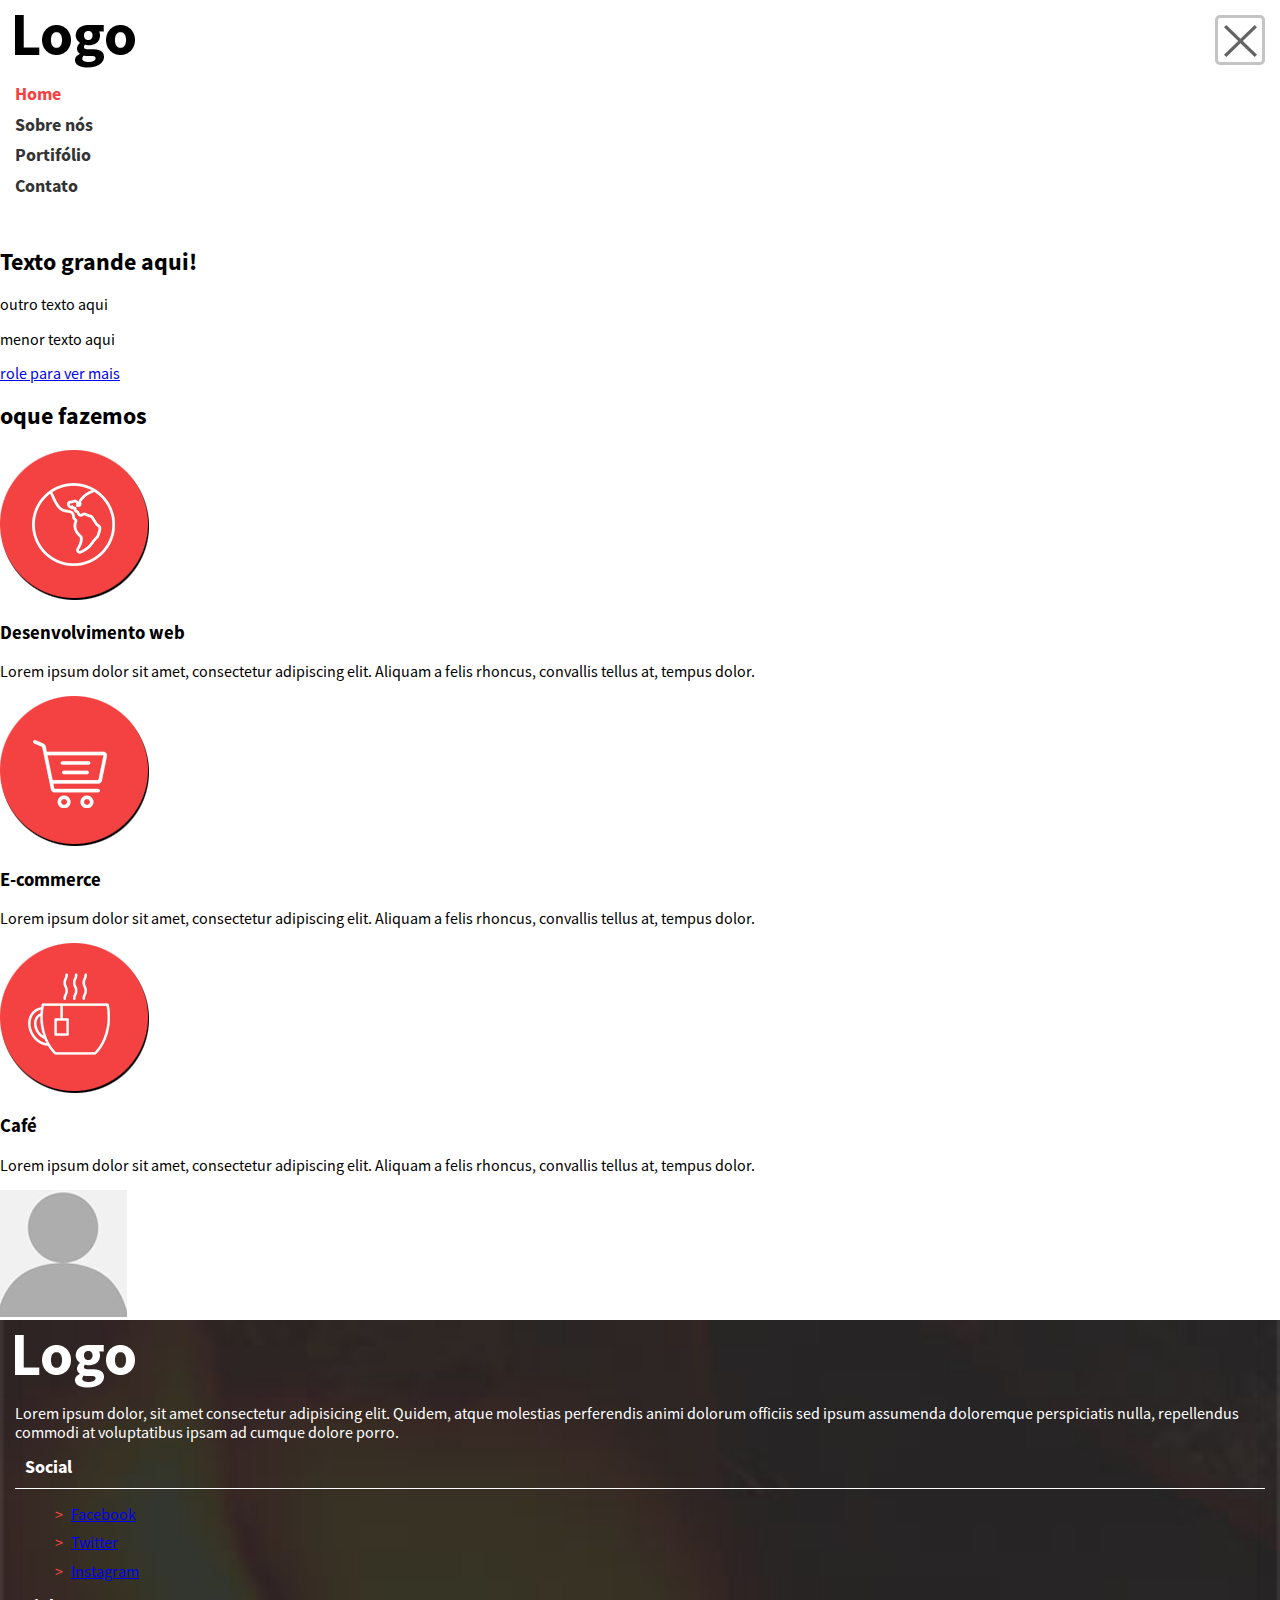
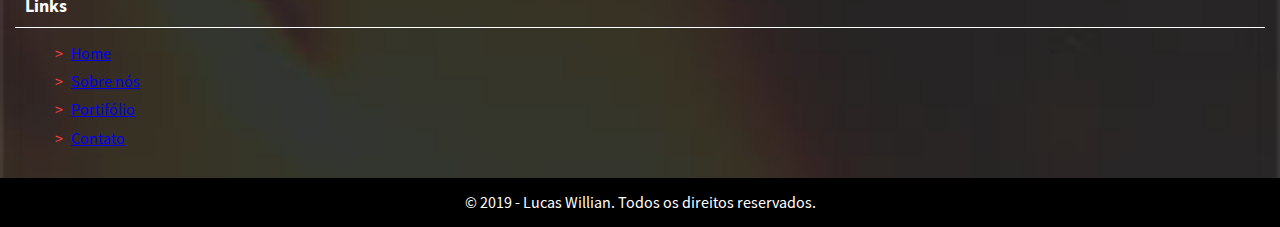
<file: website/index.html>
<!DOCTYPE html>
<html lang="pt-br">
<head>
    <meta charset="UTF-8">
    <meta name="viewport" content="width=device-width, initial-scale=1.0">
    <meta http-equiv="X-UA-Compatible" content="ie=edge">
    <link rel="stylesheet" href="style/normalize.css">
    <link rel="stylesheet" href="style/master.css">
    <title>Design responsivo</title>
</head>
<body>
    <header class="cabecalho">
        <h1 class="logo">Design responsivo</h1>
        <nav class="menu-principal">
            <button class="menu-principal__btn menu-principal__btn--fechar">Abrir/fechar menu</button>
            <ul class="menu-principal__lista">
                <li><a class="menu-principal__item menu-principal__item--atual" href="index.html">Home</a></li>
                <li><a class="menu-principal__item" href="sobre.html">Sobre nós</a></li>
                <li><a class="menu-principal__item" href="portfolio.html">Portifólio</a></li>
                <li><a class="menu-principal__item" href="contato.html">Contato</a></li>
            </ul>
        </nav>
    </header>
    <main>
        <header>
            <h2>Texto grande aqui!</h2>
            <p>outro texto aqui</p>
            <p>menor texto aqui</p>
            <a href="#servicos">role para ver mais</a>
        </header>
        <section id="servicos"><!--Seção serviços-->
            <h2>oque fazemos</h2>
            <section>
                <img src="image/img//icone-desenvolvimento-web.png" alt="icone planeta terra que voce nao tem">
                <h3>Desenvolvimento web</h3>
                <p>Lorem ipsum dolor sit amet, 
                consectetur adipiscing elit. Aliquam a felis rhoncus, convallis tellus at, tempus dolor. </p>
            </section>
            <section>
                <img src="image/img/icone-carrinho-compras.png" alt="icone carinho de compra que voce nao tem">
                <h3>E-commerce</h3>
                <p>Lorem ipsum dolor sit amet,
                    consectetur adipiscing elit. Aliquam a felis rhoncus, convallis tellus at, tempus dolor. </p>
            </section>
            <section>
                <img src="image/img/icone-cafe.png" alt="icone café que voce nao tem">
                <h3>Café</h3>
                <p>Lorem ipsum dolor sit amet,
                    consectetur adipiscing elit. Aliquam a felis rhoncus, convallis tellus at, tempus dolor. </p>
            </section>
        </section><!--FIM Seção serviços-->
        <section><!--Seção Depoimentos-->
            <section>
                <img src="image/img/depoimentos/pessoa-1.jpg" alt="pessoa de exemplo">
            </section>
        </section><!--FIM Seção depoimentos-->
    </main>
    <footer class="rodape">
        <div class="rodape_linha-1">
            <div class="rodape__coluna"> 
                <a href="index.html" class="logo logo--branco">Design responsivo</a>
                <p>Lorem ipsum dolor, sit amet consectetur
                    adipisicing elit. Quidem, atque molestias perferendis animi dolorum
                    officiis sed ipsum assumenda doloremque perspiciatis nulla, 
                    repellendus commodi at voluptatibus ipsam ad cumque dolore porro.</p>
            </div>
            <div class="rodape__coluna">
                <h2 class="rodape__titulo">Social</h2>
                <ul class="rodape__lista-links">
                    <li class="rodape__lista-links__item"><a href="https://facebook.com"  target="_blank">Facebook</a></li>
                    <li class="rodape__lista-links__item"><a href="https://twitter.com"   target="_blank">Twitter</a></li>
                    <li class="rodape__lista-links__item"><a href="https://instagram.com" target="_blank">Instagram</a></li>
                </ul>
            </div>
            <div class="rodape__coluna">
                <h2 class="rodape__titulo">Links</h2>
                <ul class="rodape__lista-links">
                    <li class="rodape__lista-links__item"><a href="index.html">Home</a></li>
                    <li class="rodape__lista-links__item"><a href="sobre.html">Sobre nós</a></li>
                    <li class="rodape__lista-links__item"><a href="portfolio.html">Portifólio</a></li>
                    <li class="rodape__lista-links__item"><a href="contato.html">Contato</a></li>
                </ul>
            </div>
        </div>
        <div class="rodape_linha-2">
           © 2019 - Lucas Willian. Todos os direitos reservados.
        </div>
    </footer>
</body>
</html>
</file>
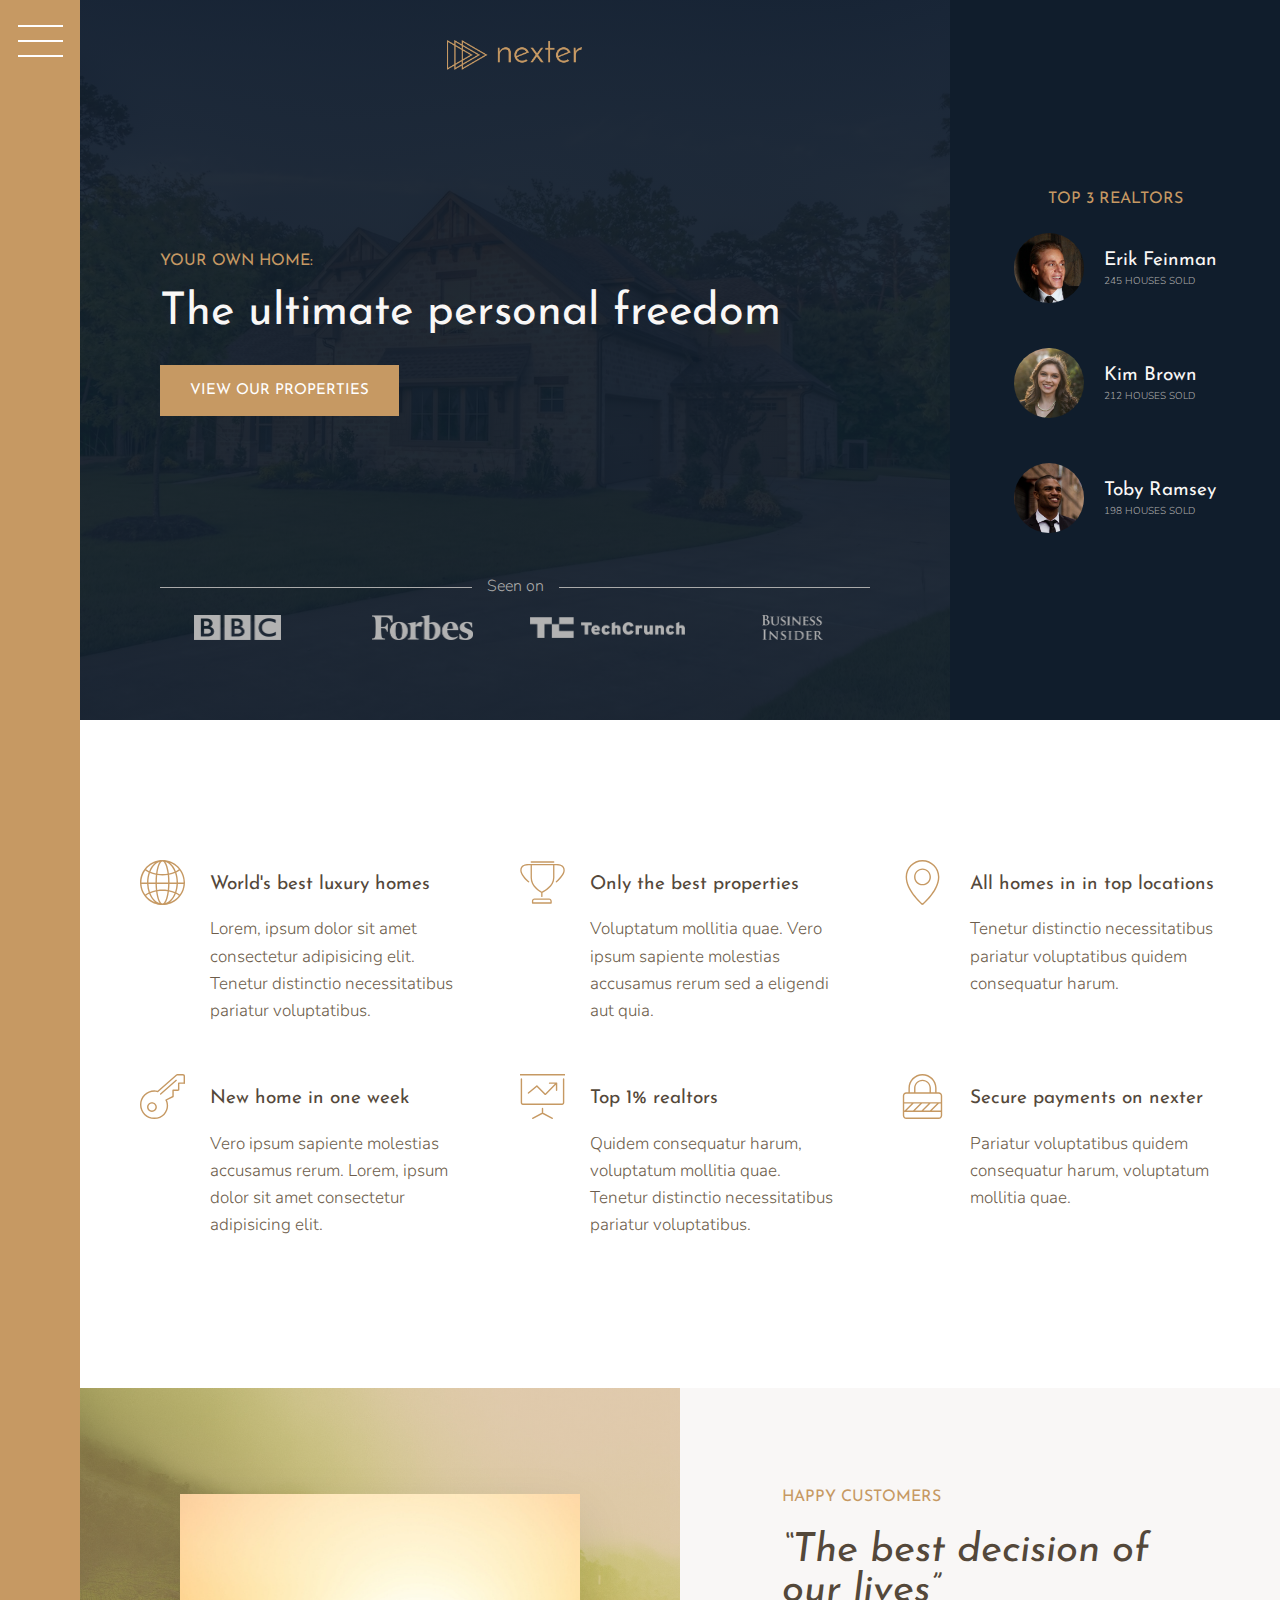
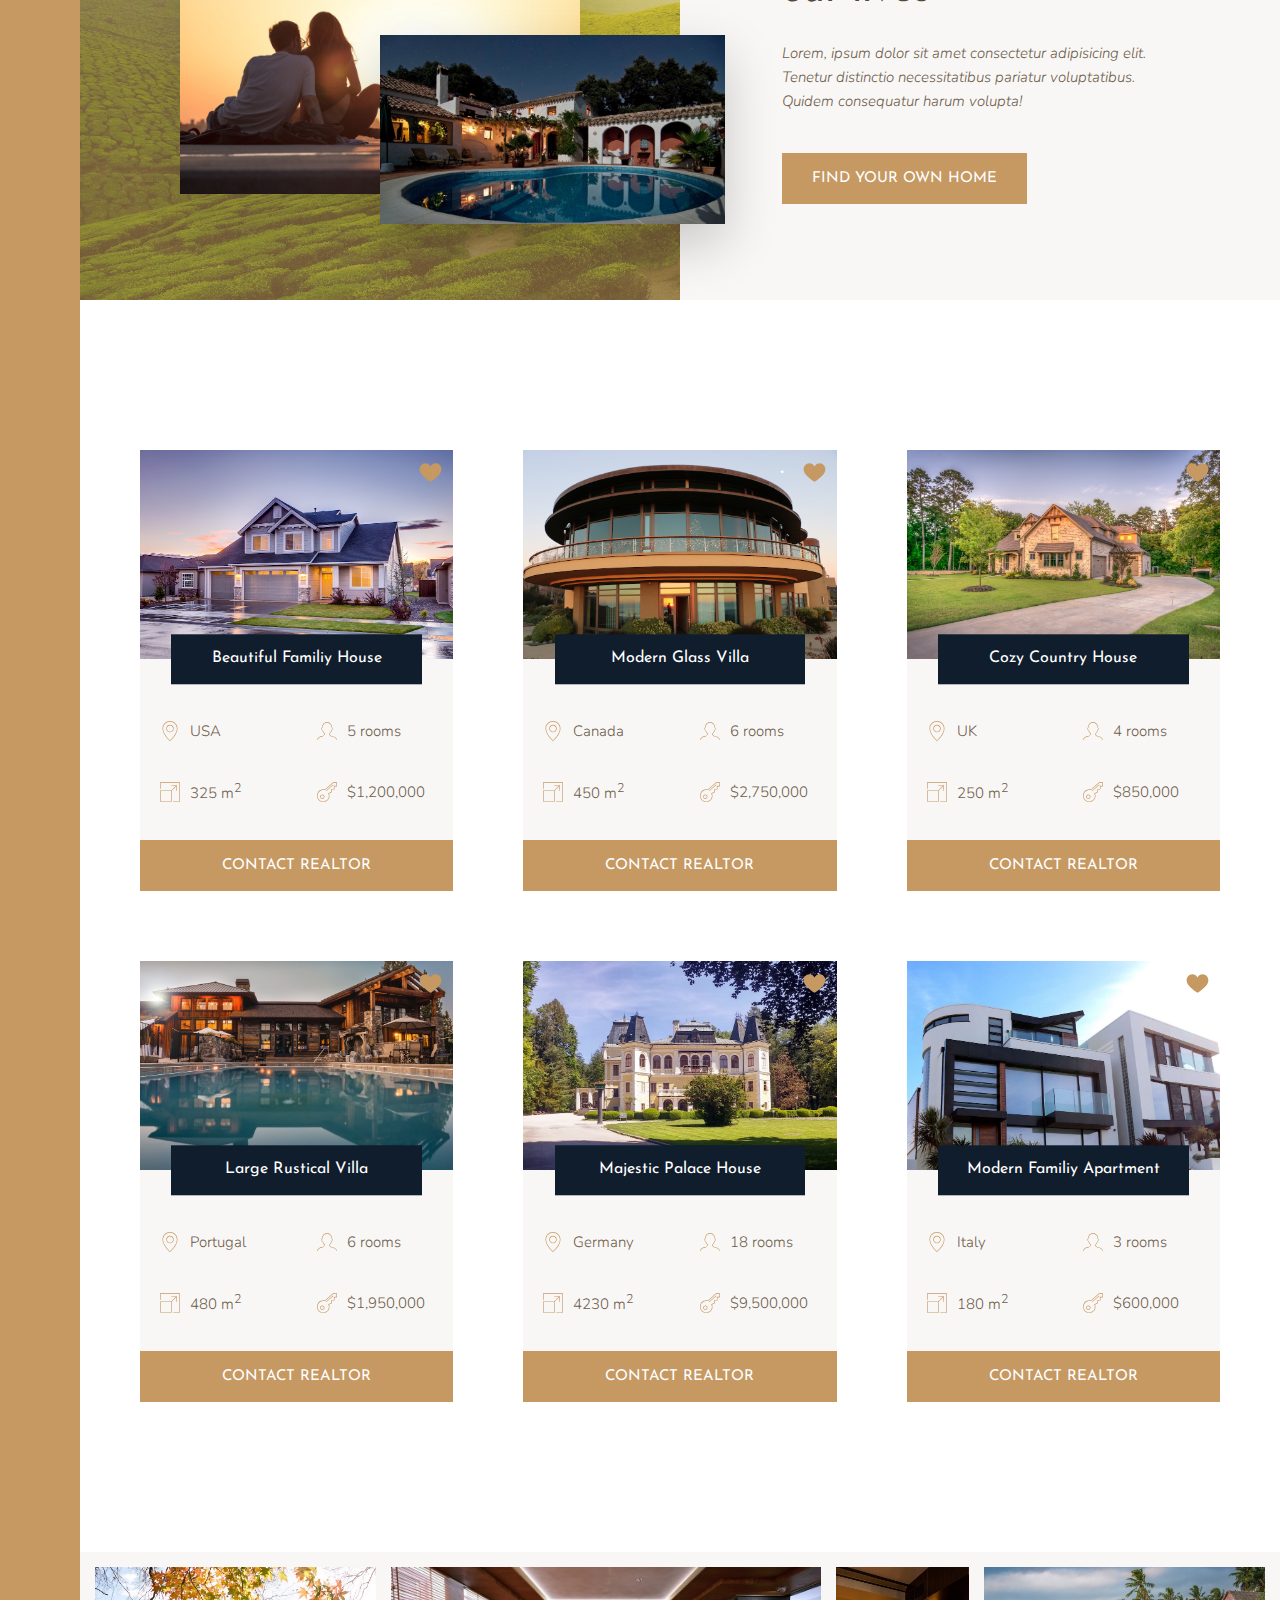
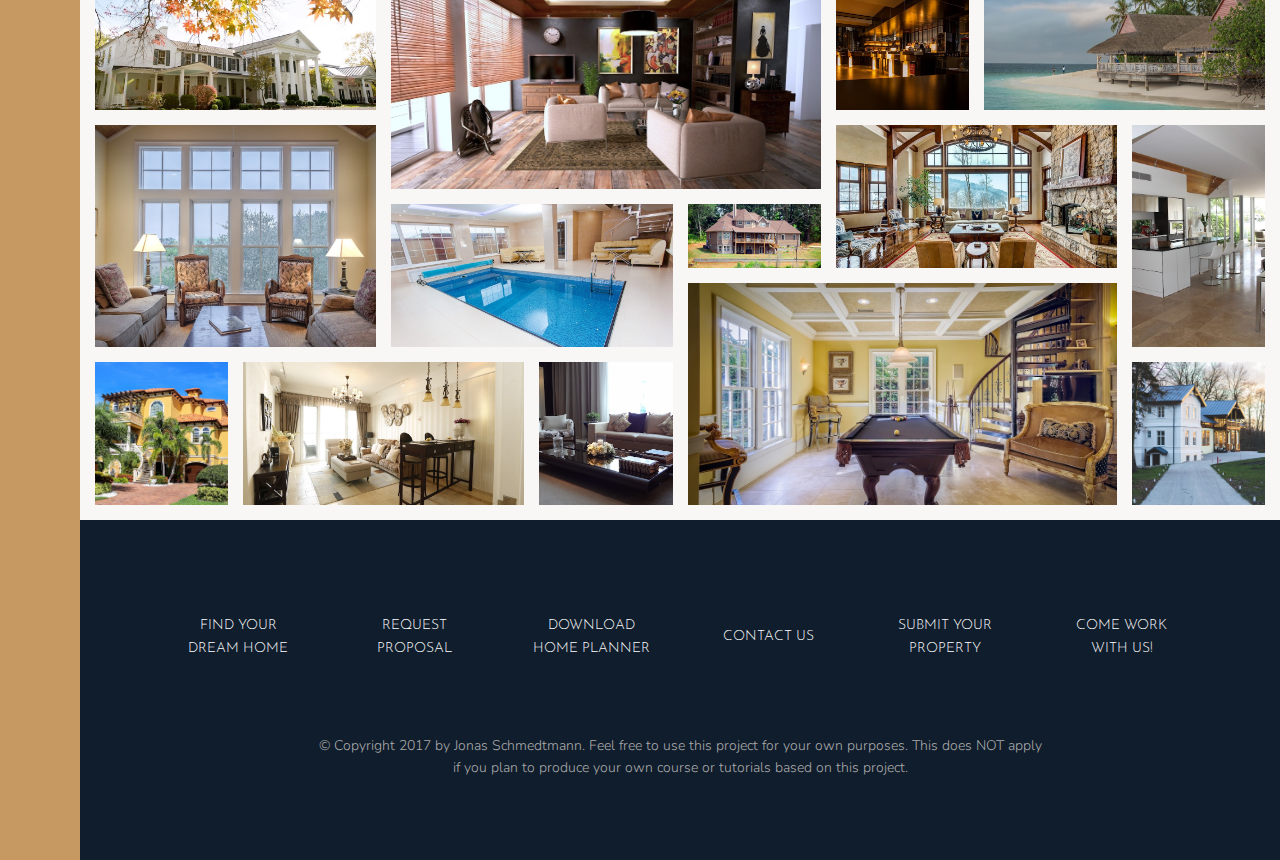
<file: advanced-css-course/Nexter/final/index.html>
<!DOCTYPE html>
<html lang="en">
    <head>
        <meta charset="UTF-8">
        <meta name="viewport" content="width=device-width, initial-scale=1.0">
        <meta http-equiv="X-UA-Compatible" content="ie=edge">
        
        <link href="https://fonts.googleapis.com/css?family=Josefin+Sans:300,400,400i|Nunito:300,300i" rel="stylesheet">
        <link rel="stylesheet" href="css/style.css">
        <link rel="shortcut icon" type="image/png" href="img/favicon.png">
        
        <title>nexter &mdash; your home, your freedom</title>
    </head>
    <body class="container">
        <div class="sidebar">
            <button class="nav-btn"></button>
        </div>

        <header class="header">
            <img src="img/logo.png" alt="Nexter logo" class="header__logo">
            <h3 class="heading-3">Your own home:</h3>
            <h1 class="heading-1">The ultimate personal freedom</h1>
            <button class="btn header__btn">View our properties</button>
            <div class="header__seenon-text">Seen on</div>
            <div class="header__seenon-logos">
                <img src="img/logo-bbc.png" alt="Seen on logo 1">
                <img src="img/logo-forbes.png" alt="Seen on logo 2">
                <img src="img/logo-techcrunch.png" alt="Seen on logo 3">
                <img src="img/logo-bi.png" alt="Seen on logo 4">
            </div>
        </header>

        <div class="realtors">
            <h3 class="heading-3">Top 3 Realtors</h3>
            <div class="realtors__list">
                <img src="img/realtor-1.jpeg" alt="Realtor 1" class="realtors__img">
                <div class="realtors__details">
                    <h4 class="heading-4 heading-4--light">Erik Feinman</h4>
                    <p class="realtors__sold">245 houses sold</p>
                </div>

                <img src="img/realtor-2.jpeg" alt="Realtor 2" class="realtors__img">
                <div class="realtors__details">
                    <h4 class="heading-4 heading-4--light">Kim Brown</h4>
                    <p class="realtors__sold">212 houses sold</p>
                </div>

                <img src="img/realtor-3.jpeg" alt="Realtor 3" class="realtors__img">
                <div class="realtors__details">
                    <h4 class="heading-4 heading-4--light">Toby Ramsey</h4>
                    <p class="realtors__sold">198 houses sold</p>
                </div>
            </div>
        </div>

        <section class="features">
            <div class="feature">
                <svg class="feature__icon">
                    <use xlink:href="img/sprite.svg#icon-global"></use>
                </svg>
                <h4 class="heading-4 heading-4--dark">World's best luxury homes</h4>
                <p class="feature__text">Lorem, ipsum dolor sit amet consectetur adipisicing elit. Tenetur distinctio necessitatibus pariatur voluptatibus.</p>
            </div>

            <div class="feature">
                <svg class="feature__icon">
                    <use xlink:href="img/sprite.svg#icon-trophy"></use>
                </svg>
                <h4 class="heading-4 heading-4--dark">Only the best properties</h4>
                <p class="feature__text">Voluptatum mollitia quae. Vero ipsum sapiente molestias accusamus rerum sed a eligendi aut quia.</p>
            </div>

            <div class="feature">
                <svg class="feature__icon">
                    <use xlink:href="img/sprite.svg#icon-map-pin"></use>
                </svg>
                <h4 class="heading-4 heading-4--dark">All homes in in top locations</h4>
                <p class="feature__text">Tenetur distinctio necessitatibus pariatur voluptatibus quidem consequatur harum.</p>
            </div>

            <div class="feature">
                <svg class="feature__icon">
                    <use xlink:href="img/sprite.svg#icon-key"></use>
                </svg>
                <h4 class="heading-4 heading-4--dark">New home in one week</h4>
                <p class="feature__text">Vero ipsum sapiente molestias accusamus rerum. Lorem, ipsum dolor sit amet consectetur adipisicing elit.</p>
            </div>

            <div class="feature">
                <svg class="feature__icon">
                    <use xlink:href="img/sprite.svg#icon-presentation"></use>
                </svg>
                <h4 class="heading-4 heading-4--dark">Top 1% realtors</h4>
                <p class="feature__text">Quidem consequatur harum, voluptatum mollitia quae. Tenetur distinctio necessitatibus pariatur voluptatibus.</p>
            </div>

            <div class="feature">
                <svg class="feature__icon">
                    <use xlink:href="img/sprite.svg#icon-lock"></use>
                </svg>
                <h4 class="heading-4 heading-4--dark">Secure payments on nexter</h4>
                <p class="feature__text">Pariatur voluptatibus quidem consequatur harum, voluptatum mollitia quae.</p>
            </div>
        </section>

        <div class="story__pictures">
            <img src="img/story-1.jpeg" alt="Couple with new house" class="story__img--1">
            <img src="img/story-2.jpeg" alt="New house" class="story__img--2">
        </div>

        <div class="story__content">
            <h3 class="heading-3 mb-sm">Happy Customers</h3>
            <h2 class="heading-2 heading-2--dark mb-md">&ldquo;The best decision of our lives&rdquo;</h2>
            <p class="story__text">
                Lorem, ipsum dolor sit amet consectetur adipisicing elit. Tenetur distinctio necessitatibus pariatur voluptatibus. Quidem consequatur harum volupta!
            </p>
            <button class="btn">Find your own home</button>
        </div>

        <section class="homes">
            <div class="home">
                <img src="img/house-1.jpeg" alt="House 1" class="home__img">
                <svg class="home__like">
                    <use xlink:href="img/sprite.svg#icon-heart-full"></use>
                </svg>
                <h5 class="home__name">Beautiful Familiy House</h5>
                <div class="home__location">
                    <svg>
                        <use xlink:href="img/sprite.svg#icon-map-pin"></use>
                    </svg>
                    <p>USA</p>
                </div>
                <div class="home__rooms">
                    <svg>
                        <use xlink:href="img/sprite.svg#icon-profile-male"></use>
                    </svg>
                    <p>5 rooms</p>
                </div>
                <div class="home__area">
                    <svg>
                        <use xlink:href="img/sprite.svg#icon-expand"></use>
                    </svg>
                    <p>325 m<sup>2</sup></p>
                </div>
                <div class="home__price">
                    <svg>
                        <use xlink:href="img/sprite.svg#icon-key"></use>
                    </svg>
                    <p>$1,200,000</p>
                </div>
                <button class="btn home__btn">Contact realtor</button>
            </div>

            
            <div class="home">
                <img src="img/house-2.jpeg" alt="House 2" class="home__img">
                <svg class="home__like">
                    <use xlink:href="img/sprite.svg#icon-heart-full"></use>
                </svg>
                <h5 class="home__name">Modern Glass Villa</h5>
                <div class="home__location">
                    <svg>
                        <use xlink:href="img/sprite.svg#icon-map-pin"></use>
                    </svg>
                    <p>Canada</p>
                </div>
                <div class="home__rooms">
                    <svg>
                        <use xlink:href="img/sprite.svg#icon-profile-male"></use>
                    </svg>
                    <p>6 rooms</p>
                </div>
                <div class="home__area">
                    <svg>
                        <use xlink:href="img/sprite.svg#icon-expand"></use>
                    </svg>
                    <p>450 m<sup>2</sup></p>
                </div>
                <div class="home__price">
                    <svg>
                        <use xlink:href="img/sprite.svg#icon-key"></use>
                    </svg>
                    <p>$2,750,000</p>
                </div>
                <button class="btn home__btn">Contact realtor</button>
            </div>

            <div class="home">
                <img src="img/house-3.jpeg" alt="House 3" class="home__img">
                <svg class="home__like">
                    <use xlink:href="img/sprite.svg#icon-heart-full"></use>
                </svg>
                <h5 class="home__name">Cozy Country House</h5>
                <div class="home__location">
                    <svg>
                        <use xlink:href="img/sprite.svg#icon-map-pin"></use>
                    </svg>
                    <p>UK</p>
                </div>
                <div class="home__rooms">
                    <svg>
                        <use xlink:href="img/sprite.svg#icon-profile-male"></use>
                    </svg>
                    <p>4 rooms</p>
                </div>
                <div class="home__area">
                    <svg>
                        <use xlink:href="img/sprite.svg#icon-expand"></use>
                    </svg>
                    <p>250 m<sup>2</sup></p>
                </div>
                <div class="home__price">
                    <svg>
                        <use xlink:href="img/sprite.svg#icon-key"></use>
                    </svg>
                    <p>$850,000</p>
                </div>
                <button class="btn home__btn">Contact realtor</button>
            </div>

            <div class="home">
                <img src="img/house-4.jpeg" alt="House 4" class="home__img">
                <svg class="home__like">
                    <use xlink:href="img/sprite.svg#icon-heart-full"></use>
                </svg>
                <h5 class="home__name">Large Rustical Villa</h5>
                <div class="home__location">
                    <svg>
                        <use xlink:href="img/sprite.svg#icon-map-pin"></use>
                    </svg>
                    <p>Portugal</p>
                </div>
                <div class="home__rooms">
                    <svg>
                        <use xlink:href="img/sprite.svg#icon-profile-male"></use>
                    </svg>
                    <p>6 rooms</p>
                </div>
                <div class="home__area">
                    <svg>
                        <use xlink:href="img/sprite.svg#icon-expand"></use>
                    </svg>
                    <p>480 m<sup>2</sup></p>
                </div>
                <div class="home__price">
                    <svg>
                        <use xlink:href="img/sprite.svg#icon-key"></use>
                    </svg>
                    <p>$1,950,000</p>
                </div>
                <button class="btn home__btn">Contact realtor</button>
            </div>

            <div class="home">
                <img src="img/house-5.jpeg" alt="House 5" class="home__img">
                <svg class="home__like">
                    <use xlink:href="img/sprite.svg#icon-heart-full"></use>
                </svg>
                <h5 class="home__name">Majestic Palace House</h5>
                <div class="home__location">
                    <svg>
                        <use xlink:href="img/sprite.svg#icon-map-pin"></use>
                    </svg>
                    <p>Germany</p>
                </div>
                <div class="home__rooms">
                    <svg>
                        <use xlink:href="img/sprite.svg#icon-profile-male"></use>
                    </svg>
                    <p>18 rooms</p>
                </div>
                <div class="home__area">
                    <svg>
                        <use xlink:href="img/sprite.svg#icon-expand"></use>
                    </svg>
                    <p>4230 m<sup>2</sup></p>
                </div>
                <div class="home__price">
                    <svg>
                        <use xlink:href="img/sprite.svg#icon-key"></use>
                    </svg>
                    <p>$9,500,000</p>
                </div>
                <button class="btn home__btn">Contact realtor</button>
            </div>

            <div class="home">
                <img src="img/house-6.jpeg" alt="House 6" class="home__img">
                <svg class="home__like">
                    <use xlink:href="img/sprite.svg#icon-heart-full"></use>
                </svg>
                <h5 class="home__name">Modern Familiy Apartment</h5>
                <div class="home__location">
                    <svg>
                        <use xlink:href="img/sprite.svg#icon-map-pin"></use>
                    </svg>
                    <p>Italy</p>
                </div>
                <div class="home__rooms">
                    <svg>
                        <use xlink:href="img/sprite.svg#icon-profile-male"></use>
                    </svg>
                    <p>3 rooms</p>
                </div>
                <div class="home__area">
                    <svg>
                        <use xlink:href="img/sprite.svg#icon-expand"></use>
                    </svg>
                    <p>180 m<sup>2</sup></p>
                </div>
                <div class="home__price">
                    <svg>
                        <use xlink:href="img/sprite.svg#icon-key"></use>
                    </svg>
                    <p>$600,000</p>
                </div>
                <button class="btn home__btn">Contact realtor</button>
            </div>
        </section>


        <section class="gallery">
            <figure class="gallery__item gallery__item--1"><img src="img/gal-1.jpeg" alt="Gallery image 1" class="gallery__img"></figure>
            <figure class="gallery__item gallery__item--2"><img src="img/gal-2.jpeg" alt="Gallery image 2" class="gallery__img"></figure>
            <figure class="gallery__item gallery__item--3"><img src="img/gal-3.jpeg" alt="Gallery image 3" class="gallery__img"></figure>
            <figure class="gallery__item gallery__item--4"><img src="img/gal-4.jpeg" alt="Gallery image 4" class="gallery__img"></figure>
            <figure class="gallery__item gallery__item--5"><img src="img/gal-5.jpeg" alt="Gallery image 5" class="gallery__img"></figure>
            <figure class="gallery__item gallery__item--6"><img src="img/gal-6.jpeg" alt="Gallery image 6" class="gallery__img"></figure>
            <figure class="gallery__item gallery__item--7"><img src="img/gal-7.jpeg" alt="Gallery image 7" class="gallery__img"></figure>
            <figure class="gallery__item gallery__item--8"><img src="img/gal-8.jpeg" alt="Gallery image 8" class="gallery__img"></figure>
            <figure class="gallery__item gallery__item--9"><img src="img/gal-9.jpeg" alt="Gallery image 9" class="gallery__img"></figure>
            <figure class="gallery__item gallery__item--10"><img src="img/gal-10.jpeg" alt="Gallery image 10" class="gallery__img"></figure>
            <figure class="gallery__item gallery__item--11"><img src="img/gal-11.jpeg" alt="Gallery image 11" class="gallery__img"></figure>
            <figure class="gallery__item gallery__item--12"><img src="img/gal-12.jpeg" alt="Gallery image 12" class="gallery__img"></figure>
            <figure class="gallery__item gallery__item--13"><img src="img/gal-13.jpeg" alt="Gallery image 13" class="gallery__img"></figure>
            <figure class="gallery__item gallery__item--14"><img src="img/gal-14.jpeg" alt="Gallery image 14" class="gallery__img"></figure>


        </section>

        <footer class="footer">
            <ul class="nav">
                    <li class="nav__item"><a href="#" class="nav__link">Find your dream home</a></li>
                    <li class="nav__item"><a href="#" class="nav__link">Request proposal</a></li>
                    <li class="nav__item"><a href="#" class="nav__link">Download home planner</a></li>
                    <li class="nav__item"><a href="#" class="nav__link">Contact us</a></li>
                    <li class="nav__item"><a href="#" class="nav__link">Submit your property</a></li>
                    <li class="nav__item"><a href="#" class="nav__link">Come work with us!</a></li>
            </ul>
            <p class="copyright">
                &copy; Copyright 2017 by Jonas Schmedtmann. Feel free to use this project for your own purposes. This does NOT apply if you plan to produce your own course or tutorials based on this project.
            </p>
        </footer>
    </body>
</html>
</file>
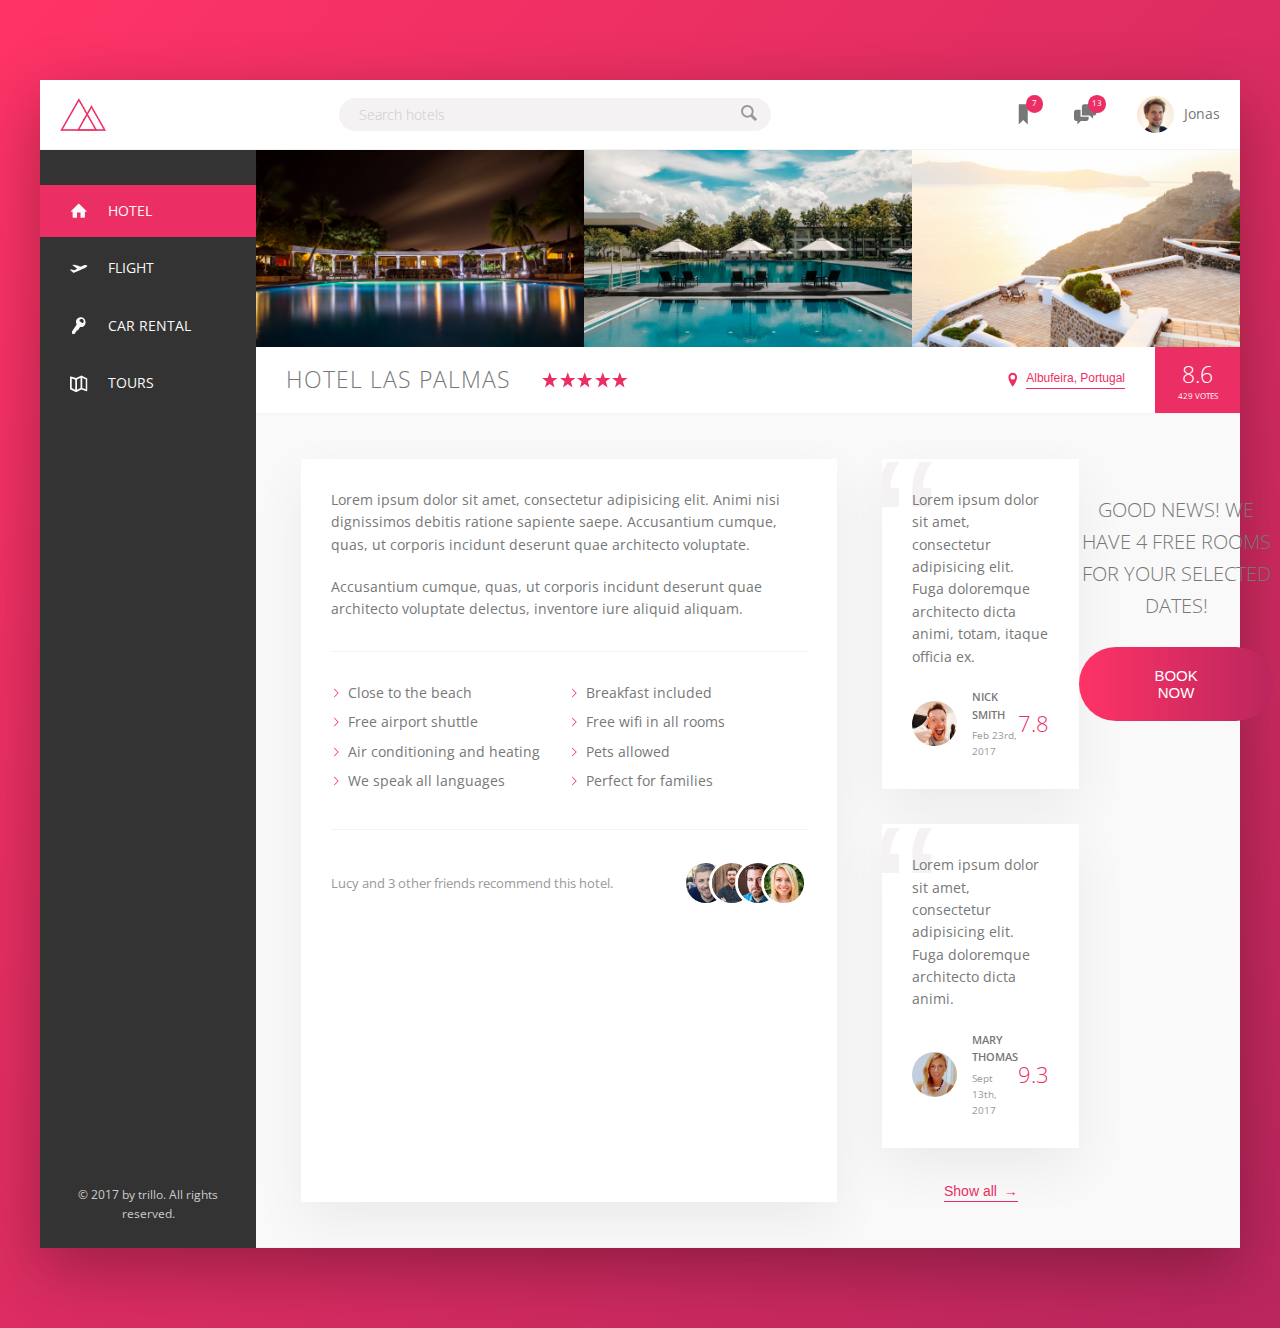
<file: advanced-css-course/Trillo/final/index.html>
<!DOCTYPE html>
<html lang="en">
    <head>
        <meta charset="UTF-8">
        <meta name="viewport" content="width=device-width, initial-scale=1.0">
        
        <link href="https://fonts.googleapis.com/css?family=Open+Sans:300,400,600" rel="stylesheet">
        <link rel="stylesheet" href="css/style.css">
        <link rel="shortcut icon" type="image/png" href="img/favicon.png">
        
        <title>trillo &mdash; Your all-in-one booking app</title>
    </head>
    <body>
        <div class="container">
            <header class="header">
                <img src="img/logo.png" alt="trillo logo" class="logo">

                <form action="#" class="search">
                    <input type="text" class="search__input" placeholder="Search hotels">
                    <button class="search__button">
                        <svg class="search__icon">
                            <use xlink:href="img/sprite.svg#icon-magnifying-glass"></use>
                        </svg>
                    </button>
                </form>

                <nav class="user-nav">
                    <div class="user-nav__icon-box">
                        <svg class="user-nav__icon">
                            <use xlink:href="img/sprite.svg#icon-bookmark"></use>
                        </svg>
                        <span class="user-nav__notification">7</span>
                    </div>
                    <div class="user-nav__icon-box">
                        <svg class="user-nav__icon">
                            <use xlink:href="img/sprite.svg#icon-chat"></use>
                        </svg>
                        <span class="user-nav__notification">13</span>
                    </div>
                    <div class="user-nav__user">
                        <img src="img/user.jpg" alt="User photo" class="user-nav__user-photo">
                        <span class="user-nav__user-name">Jonas</span>
                    </div>
                </nav>
            </header>


            <div class="content">
                <nav class="sidebar">
                    <ul class="side-nav">
                        <li class="side-nav__item side-nav__item--active">
                            <a href="#" class="side-nav__link">
                                <svg class="side-nav__icon">
                                    <use xlink:href="img/sprite.svg#icon-home"></use>
                                </svg>
                                <span>Hotel</span>
                            </a>
                        </li>
                        <li class="side-nav__item">
                            <a href="#" class="side-nav__link">
                                <svg class="side-nav__icon">
                                    <use xlink:href="img/sprite.svg#icon-aircraft-take-off"></use>
                                </svg>
                                <span>Flight</span>
                            </a>
                        </li>
                        <li class="side-nav__item">
                            <a href="#" class="side-nav__link">
                                <svg class="side-nav__icon">
                                    <use xlink:href="img/sprite.svg#icon-key"></use>
                                </svg>
                                <span>Car rental</span>
                            </a>
                        </li>
                        <li class="side-nav__item">
                            <a href="#" class="side-nav__link">
                                <svg class="side-nav__icon">
                                    <use xlink:href="img/sprite.svg#icon-map"></use>
                                </svg>
                                <span>Tours</span>
                            </a>
                        </li>
                    </ul>

                    <div class="legal">
                        &copy; 2017 by trillo. All rights reserved.
                    </div>
                </nav>



                <main class="hotel-view">
                    <div class="gallery">
                        <figure class="gallery__item">
                            <img src="img/hotel-1.jpg" alt="Photo of hotel 1" class="gallery__photo">
                        </figure>
                        <figure class="gallery__item">
                            <img src="img/hotel-2.jpg" alt="Photo of hotel 2" class="gallery__photo">
                        </figure>
                        <figure class="gallery__item">
                            <img src="img/hotel-3.jpg" alt="Photo of hotel 3" class="gallery__photo">
                        </figure>
                    </div>

                    <div class="overview">
                        <h1 class="overview__heading">
                            Hotel Las Palmas
                        </h1>

                        <div class="overview__stars">
                            <svg class="overview__icon-star">
                                <use xlink:href="img/sprite.svg#icon-star"></use>
                            </svg>
                            <svg class="overview__icon-star">
                                <use xlink:href="img/sprite.svg#icon-star"></use>
                            </svg>
                            <svg class="overview__icon-star">
                                <use xlink:href="img/sprite.svg#icon-star"></use>
                            </svg>
                            <svg class="overview__icon-star">
                                <use xlink:href="img/sprite.svg#icon-star"></use>
                            </svg>
                            <svg class="overview__icon-star">
                                <use xlink:href="img/sprite.svg#icon-star"></use>
                            </svg>
                        </div>

                        <div class="overview__location">
                            <svg class="overview__icon-location">
                                <use xlink:href="img/sprite.svg#icon-location-pin"></use>
                            </svg>
                            <button class="btn-inline">Albufeira, Portugal</button>
                        </div>

                        <div class="overview__rating">
                            <div class="overview__rating-average">8.6</div>
                            <div class="overview__rating-count">429 votes</div>
                        </div>
                    </div>

                    <div class="detail">
                        <div class="description">
                            <p class="paragraph">
                                Lorem ipsum dolor sit amet, consectetur adipisicing elit. Animi nisi dignissimos debitis ratione sapiente saepe. Accusantium cumque, quas, ut corporis incidunt deserunt quae architecto voluptate.
                            </p>
                            <p class="paragraph">
                                Accusantium cumque, quas, ut corporis incidunt deserunt quae architecto voluptate delectus, inventore iure aliquid aliquam.
                            </p>
                            <ul class="list">
                                <li class="list__item">Close to the beach</li>
                                <li class="list__item">Breakfast included</li>
                                <li class="list__item">Free airport shuttle</li>
                                <li class="list__item">Free wifi in all rooms</li>
                                <li class="list__item">Air conditioning and heating</li>
                                <li class="list__item">Pets allowed</li>
                                <li class="list__item">We speak all languages</li>
                                <li class="list__item">Perfect for families</li>
                            </ul>
                            <div class="recommend">
                                <p class="recommend__count">
                                    Lucy and 3 other friends recommend this hotel.
                                </p>
                                <div class="recommend__friends">
                                    <img src="img/user-3.jpg" alt="Friend 1" class="recommend__photo">
                                    <img src="img/user-4.jpg" alt="Friend 2" class="recommend__photo">
                                    <img src="img/user-5.jpg" alt="Friend 3" class="recommend__photo">
                                    <img src="img/user-6.jpg" alt="Friend 4" class="recommend__photo">
                                </div>
                            </div>
                        </div>

                        <div class="user-reviews">
                            <figure class="review">
                                <blockquote class="review__text">
                                    Lorem ipsum dolor sit amet, consectetur adipisicing elit. Fuga doloremque architecto dicta animi, totam, itaque officia ex.
                                </blockquote>
                                <figcaption class="review__user">
                                    <img src="img/user-1.jpg" alt="User 1" class="review__photo">
                                    <div class="review__user-box">
                                        <p class="review__user-name">Nick Smith</p>
                                        <p class="review__user-date">Feb 23rd, 2017</p>
                                    </div>
                                    <div class="review__rating">7.8</div>
                                </figcaption>
                            </figure>

                            <figure class="review">
                                <blockquote class="review__text">
                                    Lorem ipsum dolor sit amet, consectetur adipisicing elit. Fuga doloremque architecto dicta animi.
                                </blockquote>
                                <figcaption class="review__user">
                                    <img src="img/user-2.jpg" alt="User 1" class="review__photo">
                                    <div class="review__user-box">
                                        <p class="review__user-name">Mary Thomas</p>
                                        <p class="review__user-date">Sept 13th, 2017</p>
                                    </div>
                                    <div class="review__rating">9.3</div>
                                </figcaption>
                            </figure>

                            <button class="btn-inline">Show all <span>&rarr;</span></button>
                        </div>

                        <div class="cta">
                            <h2 class="cta__book-now">
                                Good news! We have 4 free rooms for your selected dates!
                            </h2>
                            <button class="btn">
                                <span class="btn__visible">Book now</span>
                                <span class="btn__invisible">Only 4 rooms left</span>
                            </button>
                        </div>

                    </div>


                </main>
            </div>
        </div>
    </body>
</html>
</file>
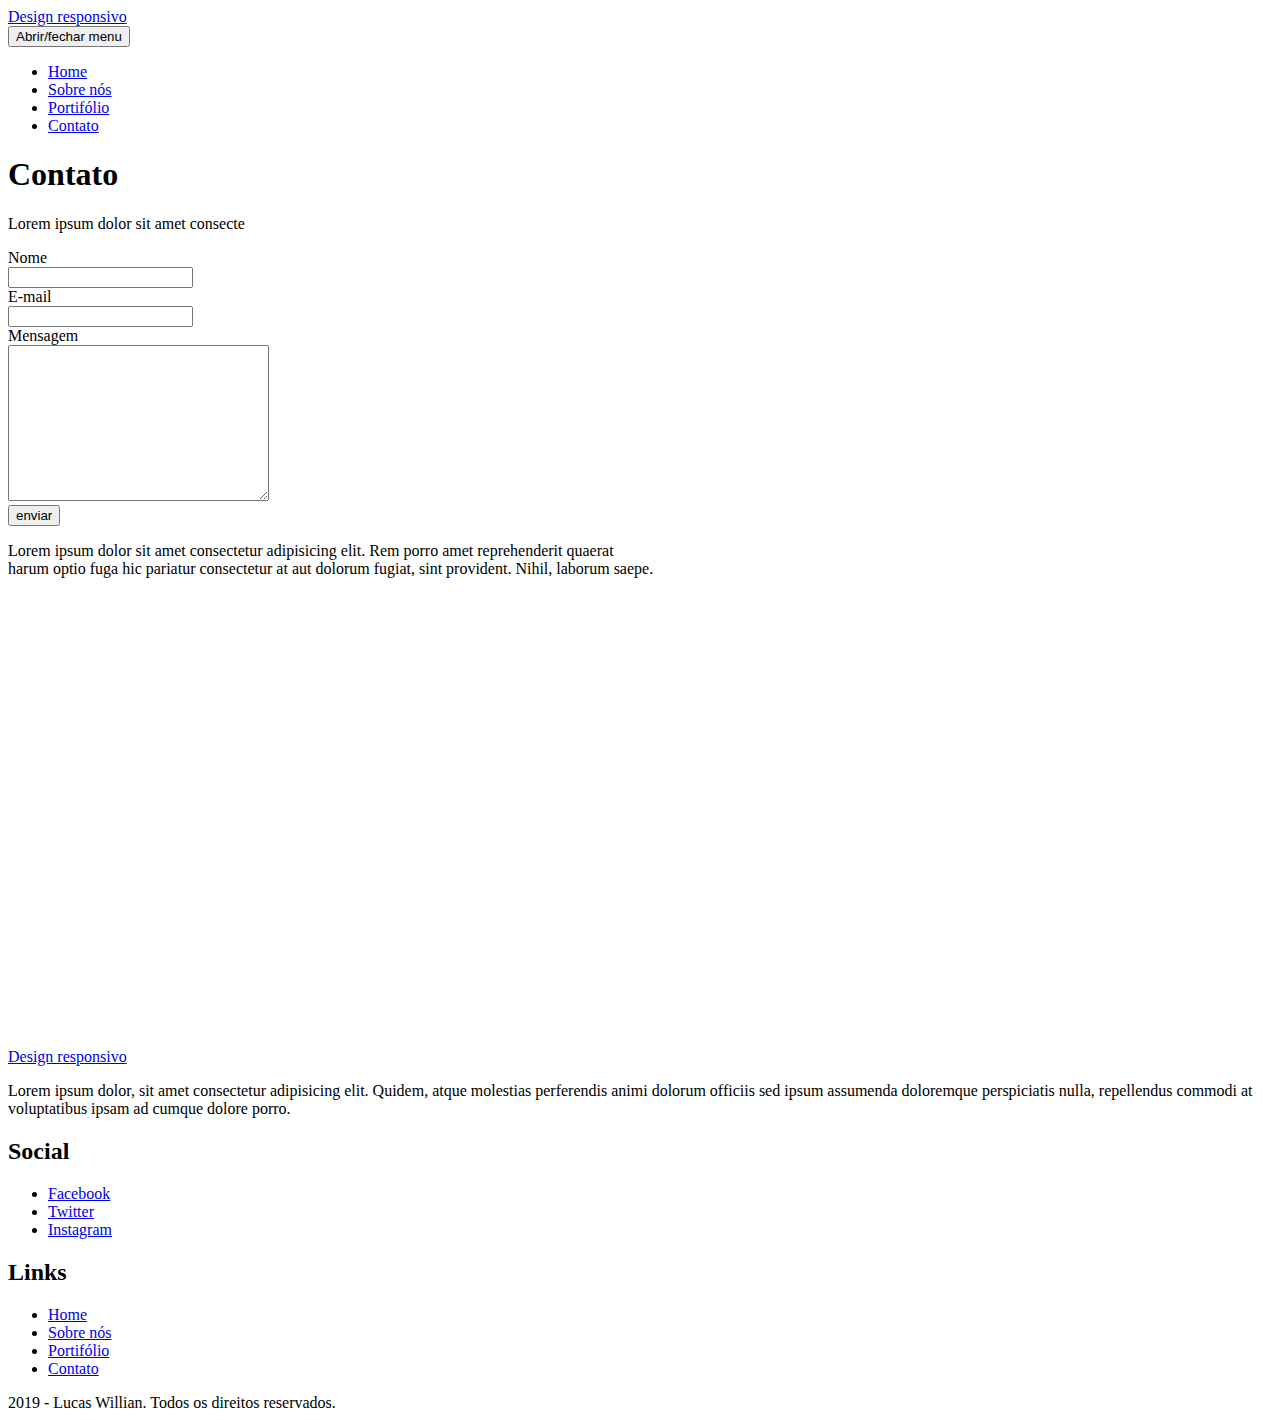
<file: website/contato.html>
<!DOCTYPE html>
<html lang="pt-br">
<head>
    <meta charset="UTF-8">
    <meta name="viewport" content="width=device-width, initial-scale=1.0">
    <meta http-equiv="X-UA-Compatible" content="ie=edge">
    
    <title>Design responsivo</title>
</head>
<body>
    <header>
        <a href="index.html">Design responsivo</a>
        <nav>
            <button>Abrir/fechar menu</button>
            <ul>
                <li><a href="index.html">Home</a></li>
                <li><a href="sobre.html">Sobre nós</a></li>
                <li><a href="portfolio.html">Portifólio</a></li>
                <li><a href="contato.html">Contato</a></li>
            </ul>
        </nav>
    </header>
    <main>
       <header>
           <h1>Contato</h1>
       </header>
       <section>
           <p>Lorem ipsum dolor sit amet consecte</p>
           <form action="">
               <div>
                   <label for="nome">Nome</label><br>
                   <input type="text" name="nome" id="nome">
               </div>
               <div>
                   <label for="email">E-mail</label><br>
                   <input type="email" name="email" id="email">
               </div>
               <div>
                    <label for="mensagem">Mensagem</label><br>
                    <textarea name="mensagem" id="mensagem" cols="30" rows="10"></textarea>
               </div>
               <input type="submit" value="enviar">
           </form>
           <p>Lorem ipsum dolor sit amet consectetur adipisicing elit. Rem porro amet reprehenderit quaerat <br>
                harum optio fuga hic pariatur consectetur at aut dolorum fugiat, sint provident. Nihil, laborum saepe.</p>
           <div>
            <iframe src="https://www.google.com/maps/embed?pb=!1m18!1m12!1m3!1d13412.251692470629!2d-46.665847997948774!3d-23.58492149769784!2m3!1f0!2f0!3f0!3m2!1i1024!2i768!4f13.1!3m3!1m2!1s0x94ce5758cd465aa3%3A0x4512cce043aa2c14!2sR.+Ten.+Negr%C3%A3o%2C+166+-+Itaim+Bibi%2C+S%C3%A3o+Paulo+-+SP%2C+04530-030!5e0!3m2!1sen!2sbr!4v1561321047671!5m2!1sen!2sbr" width="600" height="450" frameborder="0" style="border:0" allowfullscreen></iframe>
           </div>
       </section>
    </main>
    <footer>
        <div>
            <div> 
                <a href="index.html">Design responsivo</a>
                <p>Lorem ipsum dolor, sit amet consectetur
                    adipisicing elit. Quidem, atque molestias perferendis animi dolorum
                    officiis sed ipsum assumenda doloremque perspiciatis nulla, 
                    repellendus commodi at voluptatibus ipsam ad cumque dolore porro.</p>
            </div>
            <div>
                <h2>Social</h2>
                <ul>
                    <li><a href="https://facebook.com"  target="_blank">Facebook</a></li>
                    <li><a href="https://twitter.com"   target="_blank">Twitter</a></li>
                    <li><a href="https://instagram.com" target="_blank">Instagram</a></li>
                </ul>
            </div>
            <div>
                <h2>Links</h2>
                <ul>
                    <li><a href="index.html">Home</a></li>
                    <li><a href="sobre.html">Sobre nós</a></li>
                    <li><a href="portfolio.html">Portifólio</a></li>
                    <li><a href="contato.html">Contato</a></li>
                </ul>
            </div>
        </div>
        <div>
            2019 - Lucas Willian. Todos os direitos reservados.
        </div>
    </footer>
</body>
</html>
</file>
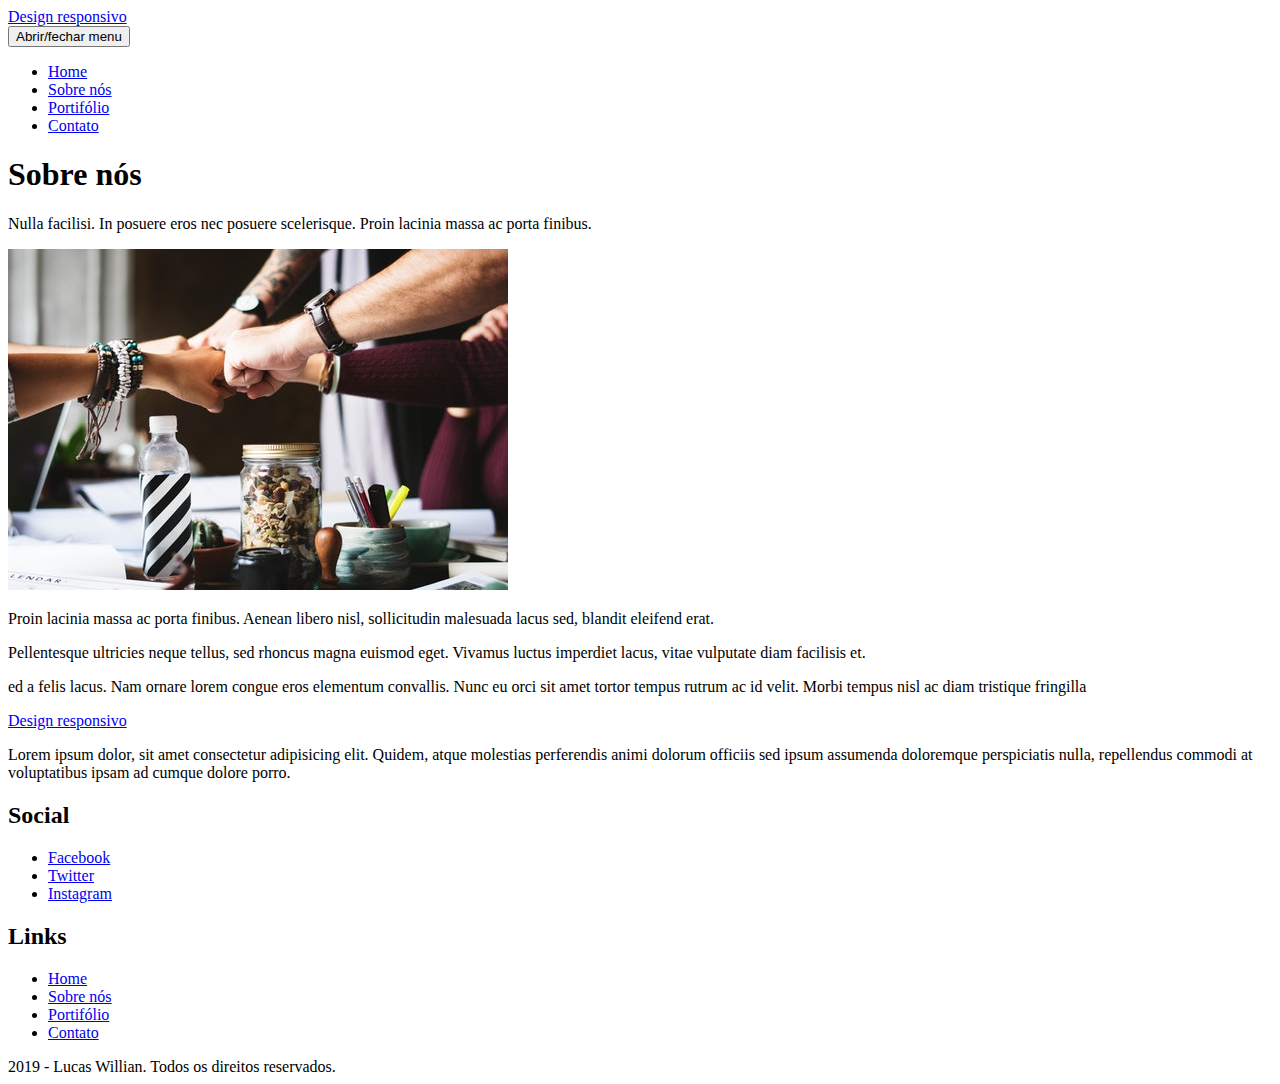
<file: website/sobre.html>
<!DOCTYPE html>
<html lang="pt-br">
<head>
    <meta charset="UTF-8">
    <meta name="viewport" content="width=device-width, initial-scale=1.0">
    <meta http-equiv="X-UA-Compatible" content="ie=edge">
    <title>Design responsivo</title>
</head>
<body>
    <header>
        <a href="index.html">Design responsivo</a>
        <nav>
            <button>Abrir/fechar menu</button>
            <ul>
                <li><a href="index.html">Home</a></li>
                <li><a href="sobre.html">Sobre nós</a></li>
                <li><a href="portfolio.html">Portifólio</a></li>
                <li><a href="contato.html">Contato</a></li>
            </ul>
        </nav>
    </header>
    <main>
        <article>
            <header>
                <h1>Sobre nós</h1>
            </header>
            <section>
                <p>Nulla facilisi. In posuere eros nec posuere scelerisque. 
                   Proin lacinia massa ac porta finibus.</p>
                <img src="image/team.jpg" alt="pessoas tocando as mãos">
                <p>Proin lacinia massa ac porta finibus. 
                    Aenean libero nisl, sollicitudin malesuada lacus sed, blandit eleifend erat.</p>
                <p>Pellentesque ultricies neque tellus, 
                    sed rhoncus magna euismod eget. Vivamus luctus imperdiet lacus,
                     vitae vulputate diam facilisis et.</p>
                <p>ed a felis lacus. Nam ornare lorem congue eros elementum convallis. 
                    Nunc eu orci sit amet tortor tempus rutrum ac id velit. 
                    Morbi tempus nisl ac diam tristique fringilla</p>
            </section>
        </article>
    </main>
    <footer>
        <div>
            <div> 
                <a href="index.html">Design responsivo</a>
                <p>Lorem ipsum dolor, sit amet consectetur
                    adipisicing elit. Quidem, atque molestias perferendis animi dolorum
                    officiis sed ipsum assumenda doloremque perspiciatis nulla, 
                    repellendus commodi at voluptatibus ipsam ad cumque dolore porro.</p>
            </div>
            <div>
                <h2>Social</h2>
                <ul>
                    <li><a href="https://facebook.com"  target="_blank">Facebook</a></li>
                    <li><a href="https://twitter.com"   target="_blank">Twitter</a></li>
                    <li><a href="https://instagram.com" target="_blank">Instagram</a></li>
                </ul>
            </div>
            <div>
                <h2>Links</h2>
                <ul>
                    <li><a href="index.html">Home</a></li>
                    <li><a href="sobre.html">Sobre nós</a></li>
                    <li><a href="portfolio.html">Portifólio</a></li>
                    <li><a href="contato.html">Contato</a></li>
                </ul>
            </div>
        </div>
        <div>
            2019 - Lucas Willian. Todos os direitos reservados.
        </div>
    </footer>
</body>
</html>
</file>
<file: website/style/master.css>
* {
    box-sizing: border-box;
}
@font-face{
    font-family: 'Source Sans Pro';
    src: url(../fonts/SourceSansPro-Regular.otf);
}
@font-face{
    font-family: 'Source Sans Pro';
    src: url(../fonts/SourceSansPro-Bold.otf);
    font-weight: bold;
}
body{
    font-family: 'Source Sans Pro'
}

.cabecalho {
    background-color: #fff;
    padding: 15px;
}
/*Logo*/
.logo{
    background-image: url(../image/img/logotipo-preto.png);
    background-repeat: no-repeat;
    width: 120px;
    height: 53px;
    text-indent: -9999px;
    display: block;
    margin: 0;
}
.logo--branco{
    background-image: url(../image/img/logotipo-branco.png);
}

/*Menu principal*/

.menu-principal__btn{
    display: block;
    width: 50px;
    height: 50px;
    text-indent: -9999px;
    background-color: #fff;
    background-image: url(../image/img/menuprincipal-btn-bg.png);
    background-repeat: no-repeat;
    background-position: 5px 5px;
    border: solid #c4c4c4;
    border-radius: 5px;
    cursor: pointer;

    position: absolute;
    top: 15px;
    right: 15px;
}

.menu-principal__btn--fechar{
    background-position: -48px 7px;
}

.menu-principal__lista{
    padding: 0;
    list-style: none;
}

.menu-principal__item{
    text-decoration: none;
    font-size: 18px;
    font-weight: bold;
    margin-bottom: 10px;
    display: block; 
    color: #343434;
}
.menu-principal__item--atual{
    color: #f44242;
}

/*rodape*/
.rodape{
    color: #fff;
}
.rodape_linha-1{
    background-color: #272525;
    background-image: url(../image/img/rodape-bg.jpg);
   
    background-size: cover;
    padding: 15px;
}
.rodape_linha-2{
    background-color: #000;
    text-align: center;
    padding: 15px;
}
.rodape__titulo{
    border-bottom: 1px solid #fff;
    padding: 0 10px 10px 10px;
    font-size: 18px;
}
.rodape__lista-link{
    padding: 0;
    list-style: none;
}
.rodape__lista-links__item{
    color: #fff;
    text-decoration: none;
    margin-bottom: 10px;
    display: block;
}
.rodape__lista-links__item::before{
    content: '>';
    margin-right: 8px;
    color: #f44242;
}
</file>
<file: advanced-css-course/Nexter/final/css/style.css>
*,
*::before,
*::after {
  margin: 0;
  padding: 0;
  box-sizing: inherit; }

html {
  box-sizing: border-box;
  font-size: 62.5%; }
  @media only screen and (max-width: 75em) {
    html {
      font-size: 50%; } }

body {
  font-family: "Nunito", sans-serif;
  color: #6D5D4B;
  font-weight: 300;
  line-height: 1.6; }

.container {
  display: grid;
  grid-template-rows: 80vh min-content 40vw repeat(3, min-content);
  grid-template-columns: [sidebar-start] 8rem [sidebar-end full-start] minmax(6rem, 1fr) [center-start] repeat(8, [col-start] minmax(min-content, 14rem) [col-end]) [center-end] minmax(6rem, 1fr) [full-end]; }
  @media only screen and (max-width: 62.5em) {
    .container {
      grid-template-rows: 6rem 80vh min-content 40vw repeat(3, min-content);
      grid-template-columns: [full-start] minmax(6rem, 1fr) [center-start] repeat(8, [col-start] minmax(min-content, 14rem) [col-end]) [center-end] minmax(6rem, 1fr) [full-end]; } }
  @media only screen and (max-width: 50em) {
    .container {
      grid-template-rows: 6rem calc(100vh - 6rem); } }

.heading-1, .heading-2, .heading-3, .heading-4 {
  font-family: "Josefin Sans", sans-serif;
  font-weight: 400; }

.heading-1 {
  font-size: 4.5rem;
  color: #f9f7f6;
  line-height: 1; }

.heading-2 {
  font-size: 4rem;
  font-style: italic;
  line-height: 1; }
  .heading-2--light {
    color: #f9f7f6; }
  .heading-2--dark {
    color: #54483A; }

.heading-3 {
  font-size: 1.6rem;
  color: #c69963;
  text-transform: uppercase; }

.heading-4 {
  font-size: 1.9rem; }
  .heading-4--light {
    color: #f9f7f6; }
  .heading-4--dark {
    color: #54483A; }

.btn {
  background-color: #c69963;
  color: #fff;
  border: none;
  border-radius: 0;
  font-family: "Josefin Sans", sans-serif;
  font-size: 1.5rem;
  text-transform: uppercase;
  padding: 1.8rem 3rem;
  cursor: pointer;
  transition: all .2s; }
  .btn:hover {
    background-color: #B28451; }

.mb-sm {
  margin-bottom: 2rem; }

.mb-md {
  margin-bottom: 3rem; }

.mb-lg {
  margin-bottom: 4rem; }

.mb-hg {
  margin-bottom: 8rem; }

.sidebar {
  background-color: #c69963;
  grid-column: sidebar-start / sidebar-end;
  grid-row: 1 / -1;
  display: flex;
  justify-content: center; }
  @media only screen and (max-width: 62.5em) {
    .sidebar {
      grid-column: 1 / -1;
      grid-row: 1 / 2;
      justify-content: flex-end;
      align-items: center; } }

.nav-btn {
  border: none;
  border-radius: 0;
  background-color: #fff;
  height: 2px;
  width: 4.5rem;
  margin-top: 4rem; }
  .nav-btn::before, .nav-btn::after {
    background-color: #fff;
    height: 2px;
    width: 4.5rem;
    content: "";
    display: block; }
  .nav-btn::before {
    transform: translateY(-1.5rem); }
  .nav-btn::after {
    transform: translateY(1.3rem); }
  @media only screen and (max-width: 62.5em) {
    .nav-btn {
      margin-top: 0;
      margin-right: 3rem; }
      .nav-btn::before {
        transform: translateY(-1.2rem); }
      .nav-btn::after {
        transform: translateY(1rem); } }

.header {
  background-color: #54483A;
  grid-column: full-start / col-end 6;
  background-image: linear-gradient(rgba(16, 29, 44, 0.93), rgba(16, 29, 44, 0.93)), url(../img/hero.jpeg);
  background-size: cover;
  background-position: center;
  padding: 8rem;
  padding-top: 4rem;
  display: grid;
  grid-template-rows: 1fr min-content minmax(6rem, min-content) 1fr;
  grid-template-columns: minmax(min-content, max-content);
  grid-row-gap: 1.5rem;
  justify-content: center; }
  @media only screen and (max-width: 50em) {
    .header {
      grid-column: 1 / -1; } }
  @media only screen and (max-width: 37.5em) {
    .header {
      padding: 5rem; } }
  .header__logo {
    height: 3rem;
    justify-self: center; }
  .header__btn {
    align-self: start;
    justify-self: start; }
  .header__seenon-text {
    display: grid;
    grid-template-columns: 1fr max-content 1fr;
    grid-column-gap: 1.5rem;
    align-items: center;
    font-size: 1.6rem;
    color: #aaa; }
    .header__seenon-text::before, .header__seenon-text::after {
      content: "";
      height: 1px;
      display: block;
      background-color: currentColor; }
  .header__seenon-logos {
    display: grid;
    grid-template-columns: repeat(4, 1fr);
    grid-column-gap: 3rem;
    justify-items: center;
    align-items: center; }
    .header__seenon-logos img {
      max-height: 2.5rem;
      max-width: 100%;
      filter: brightness(70%); }

.realtors {
  background-color: #101d2c;
  grid-column: col-start 7 / full-end;
  padding: 3rem;
  display: grid;
  align-content: center;
  justify-content: center;
  justify-items: center;
  grid-row-gap: 2rem; }
  @media only screen and (max-width: 50em) {
    .realtors {
      grid-column: 1 / -1; } }
  .realtors__list {
    display: grid;
    grid-template-columns: min-content max-content;
    grid-column-gap: 2rem;
    grid-row-gap: 5vh;
    align-items: center; }
    @media only screen and (max-width: 50em) {
      .realtors__list {
        grid-template-columns: repeat(3, min-content max-content); } }
    @media only screen and (max-width: 37.5em) {
      .realtors__list {
        grid-template-columns: min-content max-content; } }
  .realtors__img {
    width: 7rem;
    border-radius: 50%;
    display: block; }
  .realtors__sold {
    text-transform: uppercase;
    color: #aaa;
    margin-top: -3px; }

.features {
  grid-column: center-start / center-end;
  margin: 15rem 0; }
  @supports (display: grid) {
    .features {
      display: grid;
      grid-template-columns: repeat(auto-fit, minmax(25rem, 1fr));
      grid-gap: 6rem;
      align-items: start; } }

.feature {
  float: left;
  width: 33.3333%;
  margin-bottom: 6rem;
  display: grid;
  grid-template-columns: min-content 1fr;
  grid-row-gap: 1.5rem;
  grid-column-gap: 2.5rem; }
  @supports (display: grid) {
    .feature {
      width: auto;
      margin-bottom: 0; } }
  .feature__icon {
    fill: #c69963;
    width: 4.5rem;
    height: 4.5rem;
    grid-row: 1 / span 2;
    transform: translateY(-1rem); }
  .feature__text {
    font-size: 1.7rem; }

.story__pictures {
  background-color: #c69963;
  grid-column: full-start / col-end 4;
  background-image: linear-gradient(rgba(198, 153, 99, 0.5), rgba(198, 153, 99, 0.5)), url(../img/back.jpg);
  background-size: cover;
  display: grid;
  grid-template-rows: repeat(6, 1fr);
  grid-template-columns: repeat(6, 1fr);
  align-items: center; }
  @media only screen and (max-width: 50em) {
    .story__pictures {
      grid-column: 1 / -1;
      padding: 6rem; } }

.story__img--1 {
  width: 100%;
  grid-row: 2 / 6;
  grid-column: 2 / 6;
  box-shadow: 0 2rem 5rem rgba(0, 0, 0, 0.1); }
  @media only screen and (max-width: 50em) {
    .story__img--1 {
      grid-column: 1 / 5;
      grid-row: 1 / -1; } }

.story__img--2 {
  width: 115%;
  grid-row: 4 / 6;
  grid-column: 4 / 7;
  z-index: 20;
  box-shadow: 0 2rem 5rem rgba(0, 0, 0, 0.2); }
  @media only screen and (max-width: 50em) {
    .story__img--2 {
      grid-row: 1 / -1;
      width: 100%; } }

.story__content {
  background-color: #f9f7f6;
  grid-column: col-start 5 / full-end;
  padding: 6rem 8vw;
  /*
        display: flex;
        flex-direction: column;
        justify-content: center;
        align-items: flex-start;
        */
  display: grid;
  align-content: center;
  justify-items: start; }
  @media only screen and (max-width: 50em) {
    .story__content {
      grid-column: 1 / -1;
      grid-row: 5 / 6; } }

.story__text {
  font-size: 1.5rem;
  font-style: italic;
  margin-bottom: 4rem; }

.homes {
  grid-column: center-start / center-end;
  margin: 15rem 0;
  display: grid;
  grid-template-columns: repeat(auto-fit, minmax(25rem, 1fr));
  grid-gap: 7rem; }

.home {
  background-color: #f9f7f6;
  display: grid;
  grid-template-columns: repeat(2, 1fr);
  grid-row-gap: 3.5rem; }
  .home__img {
    width: 100%;
    grid-row: 1 / 2;
    grid-column: 1 / -1;
    z-index: 1; }
  .home__like {
    grid-row: 1 / 2;
    grid-column: 2 / 3;
    fill: #c69963;
    height: 2.5rem;
    width: 2.5rem;
    z-index: 2;
    justify-self: end;
    margin: 1rem; }
  .home__name {
    grid-row: 1 / 2;
    grid-column: 1 / -1;
    justify-self: center;
    align-self: end;
    z-index: 3;
    width: 80%;
    font-family: "Josefin Sans", sans-serif;
    font-size: 1.6rem;
    text-align: center;
    padding: 1.25rem;
    background-color: #101d2c;
    color: #fff;
    font-weight: 400;
    transform: translateY(50%); }
  .home__location, .home__rooms {
    margin-top: 2.5rem; }
  .home__location, .home__rooms, .home__area, .home__price {
    font-size: 1.5rem;
    margin-left: 2rem;
    display: flex;
    align-items: center; }
    .home__location svg, .home__rooms svg, .home__area svg, .home__price svg {
      fill: #c69963;
      height: 2rem;
      width: 2rem;
      margin-right: 1rem; }
  .home__btn {
    grid-column: 1 / -1; }

.gallery {
  background-color: #f9f7f6;
  grid-column: full-start / full-end;
  display: grid;
  /*grid-template-columns: repeat(8, 1fr);
    grid-template-rows: repeat(7, 5vw);*/
  grid-template: repeat(7, 5vw)/repeat(8, 1fr);
  grid-gap: 1.5rem;
  padding: 1.5rem; }
  .gallery__item--1 {
    grid-row: 1 / span 2;
    grid-column: 1 / span 2; }
  .gallery__item--2 {
    grid-row: 1 / span 3;
    grid-column: 3 / span 3; }
  .gallery__item--3 {
    grid-row: 1 / span 2;
    grid-column: 6 / 7; }
  .gallery__item--4 {
    grid-row: 1 / span 2;
    grid-column: 7 / -1; }
  .gallery__item--5 {
    grid-row: 3 / span 3;
    grid-column: 1 / span 2; }
  .gallery__item--6 {
    grid-row: 4 / span 2;
    grid-column: 3 / span 2; }
  .gallery__item--7 {
    grid-row: 4 / 5;
    grid-column: 5 / 6; }
  .gallery__item--8 {
    grid-row: 3 / span 2;
    grid-column: 6 / span 2; }
  .gallery__item--9 {
    grid-row: 3 / span 3;
    grid-column: 8 / -1; }
  .gallery__item--10 {
    grid-row: 6 / span 2;
    grid-column: 1 / 2; }
  .gallery__item--11 {
    grid-row: 6 / span 2;
    grid-column: 2 / span 2; }
  .gallery__item--12 {
    grid-row: 6 / span 2;
    grid-column: 4 / 5; }
  .gallery__item--13 {
    grid-row: 5 / span 3;
    grid-column: 5 / span 3; }
  .gallery__item--14 {
    grid-row: 6 / span 2;
    grid-column: 8 / -1; }
  .gallery__img {
    width: 100%;
    height: 100%;
    object-fit: cover;
    display: block; }

.footer {
  background-color: #101d2c;
  grid-column: full-start / full-end;
  padding: 8rem; }

.nav {
  list-style: none;
  display: grid;
  grid-template-columns: repeat(auto-fit, minmax(15rem, 1fr));
  grid-gap: 2rem;
  align-items: center; }
  .nav__link:link, .nav__link:visited {
    font-size: 1.4rem;
    color: #fff;
    text-decoration: none;
    font-family: "Josefin Sans", sans-serif;
    text-transform: uppercase;
    text-align: center;
    padding: 1.5rem;
    display: block;
    transition: all .2s; }
  .nav__link:hover, .nav__link:active {
    background-color: rgba(255, 255, 255, 0.05);
    transform: translateY(-3px); }

.copyright {
  font-size: 1.4rem;
  color: #aaa;
  margin-top: 6rem;
  margin-right: auto;
  margin-left: auto;
  text-align: center;
  width: 70%; }
</file>
<file: advanced-css-course/Trillo/final/css/style.css>
:root{--color-primary:#eb2f64;--color-primary-light:#FF3366;--color-primary-dark:#BA265D;--color-grey-light-1:#faf9f9;--color-grey-light-2:#f4f2f2;--color-grey-light-3:#f0eeee;--color-grey-light-4:#ccc;--color-grey-dark-1:#333;--color-grey-dark-2:#777;--color-grey-dark-3:#999;--shadow-dark:0 2rem 6rem rgba(0,0,0,0.3);--shadow-light:0 2rem 5rem rgba(0,0,0,0.06);--line:1px solid var(--color-grey-light-2)}*{margin:0;padding:0}*,*::before,*::after{-webkit-box-sizing:inherit;box-sizing:inherit}html{-webkit-box-sizing:border-box;box-sizing:border-box;font-size:62.5%}@media only screen and (max-width: 68.75em){html{font-size:50%}}body{font-family:'Open Sans', sans-serif;font-weight:400;line-height:1.6;color:var(--color-grey-dark-2);background-image:-webkit-gradient(linear, left top, right bottom, from(var(--color-primary-light)), to(var(--color-primary-dark)));background-image:linear-gradient(to right bottom, var(--color-primary-light), var(--color-primary-dark));background-size:cover;background-repeat:no-repeat;min-height:100vh}.container{max-width:120rem;margin:8rem auto;background-color:var(--color-grey-light-1);-webkit-box-shadow:var(--shadow-dark);box-shadow:var(--shadow-dark);min-height:50rem}@media only screen and (max-width: 75em){.container{margin:0;max-width:100%;width:100%}}.header{font-size:1.4rem;height:7rem;background-color:#fff;border-bottom:var(--line);display:-webkit-box;display:-ms-flexbox;display:flex;-webkit-box-pack:justify;-ms-flex-pack:justify;justify-content:space-between;-webkit-box-align:center;-ms-flex-align:center;align-items:center}@media only screen and (max-width: 31.25em){.header{-ms-flex-wrap:wrap;flex-wrap:wrap;-ms-flex-line-pack:distribute;align-content:space-around;height:11rem}}.content{display:-webkit-box;display:-ms-flexbox;display:flex}@media only screen and (max-width: 56.25em){.content{-webkit-box-orient:vertical;-webkit-box-direction:normal;-ms-flex-direction:column;flex-direction:column}}.sidebar{background-color:var(--color-grey-dark-1);-webkit-box-flex:0;-ms-flex:0 0 18%;flex:0 0 18%;display:-webkit-box;display:-ms-flexbox;display:flex;-webkit-box-orient:vertical;-webkit-box-direction:normal;-ms-flex-direction:column;flex-direction:column;-webkit-box-pack:justify;-ms-flex-pack:justify;justify-content:space-between}.hotel-view{background-color:#fff;-webkit-box-flex:1;-ms-flex:1;flex:1}.detail{font-size:1.4rem;display:-webkit-box;display:-ms-flexbox;display:flex;padding:4.5rem;background-color:var(--color-grey-light-1);border-bottom:var(--line)}@media only screen and (max-width: 56.25em){.detail{padding:3rem}}@media only screen and (max-width: 37.5em){.detail{-webkit-box-orient:vertical;-webkit-box-direction:normal;-ms-flex-direction:column;flex-direction:column}}.description{background-color:#fff;-webkit-box-shadow:var(--shadow-light);box-shadow:var(--shadow-light);padding:3rem;-webkit-box-flex:0;-ms-flex:0 0 60%;flex:0 0 60%;margin-right:4.5rem}@media only screen and (max-width: 56.25em){.description{padding:2rem;margin-right:3rem}}@media only screen and (max-width: 37.5em){.description{margin-right:0;margin-bottom:3rem}}.user-reviews{-webkit-box-flex:1;-ms-flex:1;flex:1;display:-webkit-box;display:-ms-flexbox;display:flex;-webkit-box-orient:vertical;-webkit-box-direction:normal;-ms-flex-direction:column;flex-direction:column;-webkit-box-align:center;-ms-flex-align:center;align-items:center}.logo{height:3.25rem;margin-left:2rem}.search{-webkit-box-flex:0;-ms-flex:0 0 40%;flex:0 0 40%;display:-webkit-box;display:-ms-flexbox;display:flex;-webkit-box-align:center;-ms-flex-align:center;align-items:center;-webkit-box-pack:center;-ms-flex-pack:center;justify-content:center}@media only screen and (max-width: 31.25em){.search{-webkit-box-ordinal-group:2;-ms-flex-order:1;order:1;-webkit-box-flex:0;-ms-flex:0 0 100%;flex:0 0 100%;background-color:var(--color-grey-light-2)}}.search__input{font-family:inherit;font-size:inherit;color:inherit;background-color:var(--color-grey-light-2);border:none;padding:.7rem 2rem;border-radius:100px;width:90%;-webkit-transition:all .2s;transition:all .2s;margin-right:-3.25rem}.search__input:focus{outline:none;width:100%;background-color:var(--color-grey-light-3)}.search__input::-webkit-input-placeholder{font-weight:100;color:var(--color-grey-light-4)}.search__input:focus+.search__button{background-color:var(--color-grey-light-3)}.search__button{border:none;background-color:var(--color-grey-light-2)}.search__button:focus{outline:none}.search__button:active{-webkit-transform:translateY(2px);transform:translateY(2px)}.search__icon{height:2rem;width:2rem;fill:var(--color-grey-dark-3)}.user-nav{-ms-flex-item-align:stretch;align-self:stretch;display:-webkit-box;display:-ms-flexbox;display:flex;-webkit-box-align:center;-ms-flex-align:center;align-items:center}.user-nav>*{padding:0 2rem;cursor:pointer;height:100%;display:-webkit-box;display:-ms-flexbox;display:flex;-webkit-box-align:center;-ms-flex-align:center;align-items:center}.user-nav>*:hover{background-color:var(--color-grey-light-2)}.user-nav__icon-box{position:relative}.user-nav__icon{height:2.25rem;width:2.25rem;fill:var(--color-grey-dark-2)}.user-nav__notification{font-size:.8rem;height:1.75rem;width:1.75rem;border-radius:50%;background-color:var(--color-primary);color:#fff;position:absolute;top:1.5rem;right:1.1rem;display:-webkit-box;display:-ms-flexbox;display:flex;-webkit-box-pack:center;-ms-flex-pack:center;justify-content:center;-webkit-box-align:center;-ms-flex-align:center;align-items:center}.user-nav__user-photo{height:3.75rem;border-radius:50%;margin-right:1rem}.side-nav{font-size:1.4rem;list-style:none;margin-top:3.5rem}@media only screen and (max-width: 56.25em){.side-nav{display:-webkit-box;display:-ms-flexbox;display:flex;margin:0}}.side-nav__item{position:relative}.side-nav__item:not(:last-child){margin-bottom:.5rem}@media only screen and (max-width: 56.25em){.side-nav__item:not(:last-child){margin:0}}@media only screen and (max-width: 56.25em){.side-nav__item{-webkit-box-flex:1;-ms-flex:1;flex:1}}.side-nav__item::before{content:"";position:absolute;top:0;left:0;height:100%;width:3px;background-color:var(--color-primary);-webkit-transform:scaleY(0);transform:scaleY(0);-webkit-transition:width 0.4s cubic-bezier(1, 0, 0, 1) 0.2s,background-color 0.1s,-webkit-transform 0.2s;transition:width 0.4s cubic-bezier(1, 0, 0, 1) 0.2s,background-color 0.1s,-webkit-transform 0.2s;transition:transform 0.2s,width 0.4s cubic-bezier(1, 0, 0, 1) 0.2s,background-color 0.1s;transition:transform 0.2s,width 0.4s cubic-bezier(1, 0, 0, 1) 0.2s,background-color 0.1s,-webkit-transform 0.2s}.side-nav__item:hover::before,.side-nav__item--active::before{-webkit-transform:scaleY(1);transform:scaleY(1);width:100%}.side-nav__item:active::before{background-color:var(--color-primary-light)}.side-nav__link:link,.side-nav__link:visited{color:var(--color-grey-light-1);text-decoration:none;text-transform:uppercase;display:block;padding:1.5rem 3rem;position:relative;z-index:10;display:-webkit-box;display:-ms-flexbox;display:flex;-webkit-box-align:center;-ms-flex-align:center;align-items:center}@media only screen and (max-width: 56.25em){.side-nav__link:link,.side-nav__link:visited{-webkit-box-pack:center;-ms-flex-pack:center;justify-content:center;padding:2rem}}@media only screen and (max-width: 37.5em){.side-nav__link:link,.side-nav__link:visited{-webkit-box-orient:vertical;-webkit-box-direction:normal;-ms-flex-direction:column;flex-direction:column;padding:1.5rem .5rem}}.side-nav__icon{width:1.75rem;height:1.75rem;margin-right:2rem;fill:currentColor}@media only screen and (max-width: 37.5em){.side-nav__icon{margin-right:0;margin-bottom:.7rem;width:1.5rem;height:1.5rem}}.legal{font-size:1.2rem;color:var(--color-grey-light-4);text-align:center;padding:2.5rem}@media only screen and (max-width: 56.25em){.legal{display:none}}.gallery{display:-webkit-box;display:-ms-flexbox;display:flex}.gallery__photo{width:100%;display:block}.overview{display:-webkit-box;display:-ms-flexbox;display:flex;-webkit-box-align:center;-ms-flex-align:center;align-items:center;border-bottom:var(--line)}.overview__heading{font-size:2.25rem;font-weight:300;text-transform:uppercase;letter-spacing:1px;padding:1.5rem 3rem}@media only screen and (max-width: 37.5em){.overview__heading{font-size:1.8rem;padding:1.25rem 2rem}}.overview__stars{margin-right:auto;display:-webkit-box;display:-ms-flexbox;display:flex}.overview__icon-star,.overview__icon-location{width:1.75rem;height:1.75rem;fill:var(--color-primary)}.overview__location{font-size:1.2rem;display:-webkit-box;display:-ms-flexbox;display:flex;vertical-align:center}.overview__icon-location{margin-right:.5rem}.overview__rating{background-color:var(--color-primary);color:#fff;margin-left:3rem;padding:0 2.25rem;-ms-flex-item-align:stretch;align-self:stretch;display:-webkit-box;display:-ms-flexbox;display:flex;-webkit-box-orient:vertical;-webkit-box-direction:normal;-ms-flex-direction:column;flex-direction:column;-webkit-box-align:center;-ms-flex-align:center;align-items:center;-webkit-box-pack:center;-ms-flex-pack:center;justify-content:center}@media only screen and (max-width: 37.5em){.overview__rating{padding:0 1.5rem}}.overview__rating-average{font-size:2.25rem;font-weight:300;margin-bottom:-3px}@media only screen and (max-width: 37.5em){.overview__rating-average{font-size:1.8rem}}.overview__rating-count{font-size:.8rem;text-transform:uppercase}@media only screen and (max-width: 37.5em){.overview__rating-count{font-size:.5rem}}.btn-inline{border:none;color:var(--color-primary);font-size:inherit;border-bottom:1px solid currentColor;padding-bottom:2px;display:inline-block;background-color:transparent;cursor:pointer;-webkit-transition:all .2s;transition:all .2s}.btn-inline span{margin-left:3px;-webkit-transition:margin-left .2s;transition:margin-left .2s}.btn-inline:hover{color:var(--color-grey-dark-1)}.btn-inline:hover span{margin-left:8px}.btn-inline:focus{outline:none;-webkit-animation:pulsate 1s infinite;animation:pulsate 1s infinite}@-webkit-keyframes pulsate{0%{-webkit-transform:scale(1);transform:scale(1);-webkit-box-shadow:none;box-shadow:none}50%{-webkit-transform:scale(1.05);transform:scale(1.05);-webkit-box-shadow:0 1rem 4rem rgba(0,0,0,0.25);box-shadow:0 1rem 4rem rgba(0,0,0,0.25)}100%{-webkit-transform:scale(1);transform:scale(1);-webkit-box-shadow:none;box-shadow:none}}@keyframes pulsate{0%{-webkit-transform:scale(1);transform:scale(1);-webkit-box-shadow:none;box-shadow:none}50%{-webkit-transform:scale(1.05);transform:scale(1.05);-webkit-box-shadow:0 1rem 4rem rgba(0,0,0,0.25);box-shadow:0 1rem 4rem rgba(0,0,0,0.25)}100%{-webkit-transform:scale(1);transform:scale(1);-webkit-box-shadow:none;box-shadow:none}}.paragraph:not(:last-of-type){margin-bottom:2rem}.list{list-style:none;margin:3rem 0;padding:3rem 0;border-top:var(--line);border-bottom:var(--line);display:-webkit-box;display:-ms-flexbox;display:flex;-ms-flex-wrap:wrap;flex-wrap:wrap}.list__item{-webkit-box-flex:0;-ms-flex:0 0 50%;flex:0 0 50%;margin-bottom:.7rem}.list__item::before{content:"";display:inline-block;height:1rem;width:1rem;margin-right:.7rem;background-image:url(../img/chevron-thin-right.svg);background-size:cover}@supports (-webkit-mask-image: url()) or (mask-image: url()){.list__item::before{background-color:var(--color-primary);-webkit-mask-image:url(../img/chevron-thin-right.svg);-webkit-mask-size:cover;mask-image:url(../img/chevron-thin-right.svg);mask-size:cover;background-image:none}}.recommend{font-size:1.3rem;color:var(--color-grey-dark-3);display:-webkit-box;display:-ms-flexbox;display:flex;-webkit-box-align:center;-ms-flex-align:center;align-items:center}.recommend__count{margin-right:auto}.recommend__friends{display:-webkit-box;display:-ms-flexbox;display:flex}.recommend__photo{-webkit-box-sizing:content-box;box-sizing:content-box;height:4rem;width:4rem;border-radius:50%;border:3px solid #fff}.recommend__photo:not(:last-child){margin-right:-2rem}.review{background-color:#fff;-webkit-box-shadow:var(--shadow-light);box-shadow:var(--shadow-light);padding:3rem;margin-bottom:3.5rem;position:relative;overflow:hidden}@media only screen and (max-width: 56.25em){.review{padding:2rem;margin-bottom:3rem}}.review__text{margin-bottom:2rem;z-index:10;position:relative}.review__user{display:-webkit-box;display:-ms-flexbox;display:flex;-webkit-box-align:center;-ms-flex-align:center;align-items:center}.review__photo{height:4.5rem;width:4.5rem;border-radius:50%;margin-right:1.5rem}.review__user-box{margin-right:auto}.review__user-name{font-size:1.1rem;font-weight:600;text-transform:uppercase;margin-bottom:.4rem}.review__user-date{font-size:1rem;color:var(--color-grey-dark-3)}.review__rating{color:var(--color-primary);font-size:2.2rem;font-weight:300}.review::before{content:"\201C";position:absolute;top:-2.75rem;left:-1rem;line-height:1;font-size:20rem;color:var(--color-grey-light-2);font-family:sans-serif;z-index:1}.cta{padding:3.5rem 0;text-align:center}@media only screen and (max-width: 56.25em){.cta{padding:2.5rem 0}}.cta__book-now{font-size:2rem;font-weight:300;text-transform:uppercase;margin-bottom:2.5rem}.btn{font-size:1.5rem;font-weight:300;text-transform:uppercase;border-radius:100px;border:none;background-image:-webkit-gradient(linear, left top, right top, from(var(--color-primary-light)), to(var(--color-primary-dark)));background-image:linear-gradient(to right, var(--color-primary-light), var(--color-primary-dark));color:#fff;position:relative;overflow:hidden;cursor:pointer}.btn>*{display:inline-block;height:100%;width:100%;-webkit-transition:all .2s;transition:all .2s}.btn__visible{padding:2rem 7.5rem}.btn__invisible{position:absolute;padding:2rem 0;left:0;top:-100%}.btn:hover{background-image:-webkit-gradient(linear, right top, left top, from(var(--color-primary-light)), to(var(--color-primary-dark)));background-image:linear-gradient(to left, var(--color-primary-light), var(--color-primary-dark))}.btn:hover .btn__visible{-webkit-transform:translateY(100%);transform:translateY(100%)}.btn:hover .btn__invisible{top:0}.btn:focus{outline:none;-webkit-animation:pulsate 1s infinite;animation:pulsate 1s infinite}
</file>
